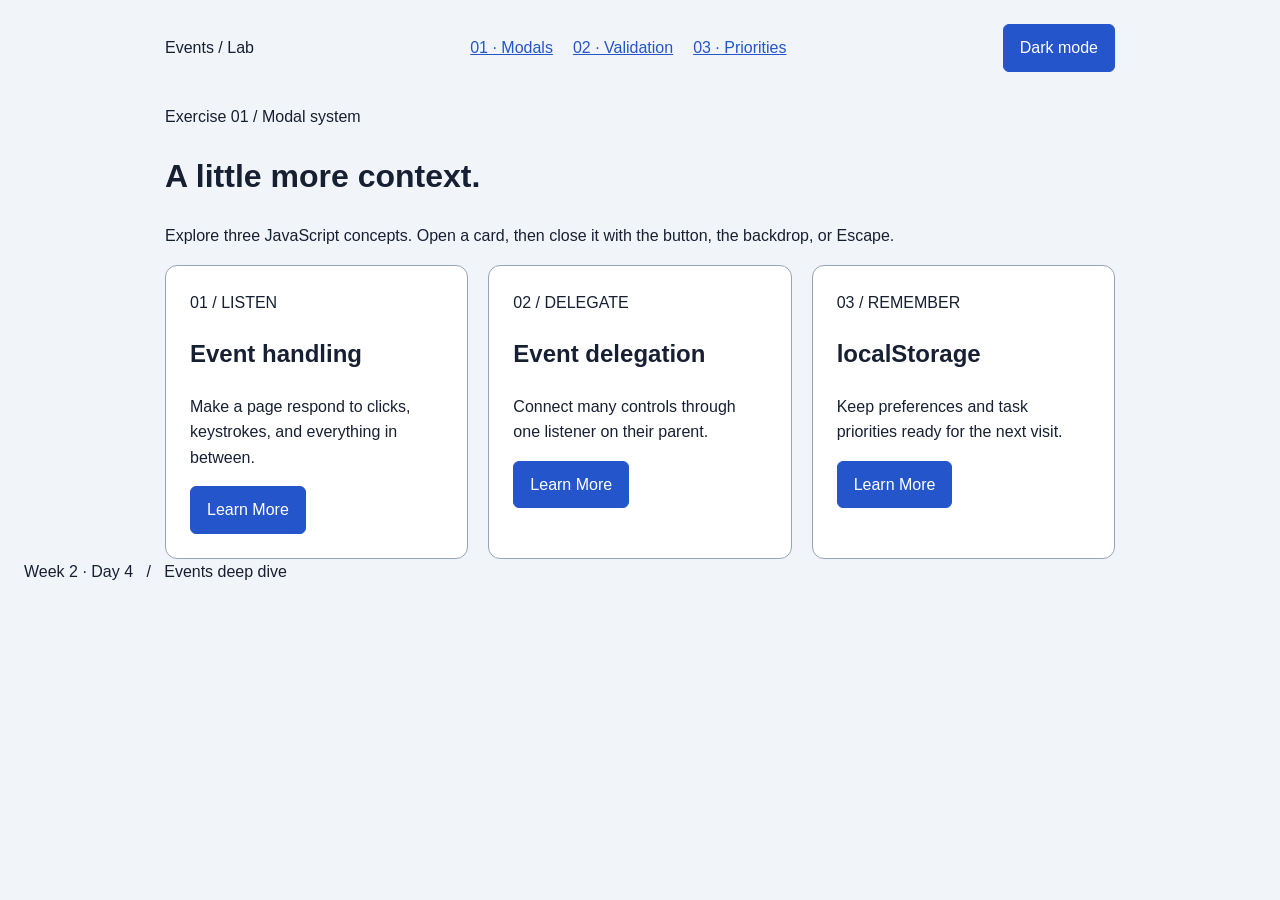
<file: index.html>
<!DOCTYPE html>
<html lang="en">
<head>
  <meta charset="UTF-8">
  <!-- Match the layout to the device width for responsive styling. -->
  <meta name="viewport" content="width=device-width, initial-scale=1">
  <meta name="description" content="Three commented JavaScript exercises: modals, live form validation, and drag-and-drop priorities.">
  <title>Modal system | Events Lab</title>
  <!-- Load the saved theme before rendering to avoid a theme flash. -->
  <script src="theme.js"></script>
  <link rel="stylesheet" href="styles.css">
  <!-- defer runs the exercise script after the HTML has been parsed. -->
  <script src="modal.js" defer></script>
</head>
<body>
  <!-- Shared navigation links the exercises; aria-current identifies this page. -->
  <header><span class="brand">Events / Lab</span><nav aria-label="Exercises"><a href="modal.html" aria-current="page">01 · Modals</a><a href="form.html">02 · Validation</a><a href="drag.html">03 · Priorities</a></nav><button id="theme-toggle" class="secondary" type="button" aria-pressed="false">Dark mode</button></header>
  <!-- Main content for this exercise. -->
  <main>
    <div class="intro"><span class="eyebrow">Exercise 01 / Modal system</span><h1>A little more context.</h1><p>Explore three JavaScript concepts. Open a card, then close it with the button, the backdrop, or Escape.</p></div>
    <!-- data-topic selects the content; one parent click listener handles all buttons. -->
    <section class="cards" aria-label="JavaScript concepts">
      <article class="card"><span class="number">01 / LISTEN</span><h2>Event handling</h2><p>Make a page respond to clicks, keystrokes, and everything in between.</p><button type="button" data-topic="events" aria-haspopup="dialog">Learn More</button></article>
      <article class="card"><span class="number">02 / DELEGATE</span><h2>Event delegation</h2><p>Connect many controls through one listener on their parent.</p><button type="button" data-topic="delegation" aria-haspopup="dialog">Learn More</button></article>
      <article class="card"><span class="number">03 / REMEMBER</span><h2>localStorage</h2><p>Keep preferences and task priorities ready for the next visit.</p><button type="button" data-topic="storage" aria-haspopup="dialog">Learn More</button></article>
    </section>
  </main>
  <!-- A single reusable dialog displays three distinct modal contents. -->
  <div id="overlay" class="overlay" aria-hidden="true">
    <!-- Accessible dialog labels refer to the title and description below. -->
    <section id="modal" class="modal" role="dialog" aria-modal="true" aria-labelledby="modal-title" aria-describedby="modal-description">
      <div class="modal-top"><h2 id="modal-title"></h2><button class="secondary close-icon" type="button" data-close aria-label="Close modal">×</button></div>
      <p id="modal-description"></p><button type="button" data-close>Close</button>
    </section>
  </div>
  <footer>Week 2 · Day 4 &nbsp; / &nbsp; Events deep dive</footer>
</body>
</html>
</file>
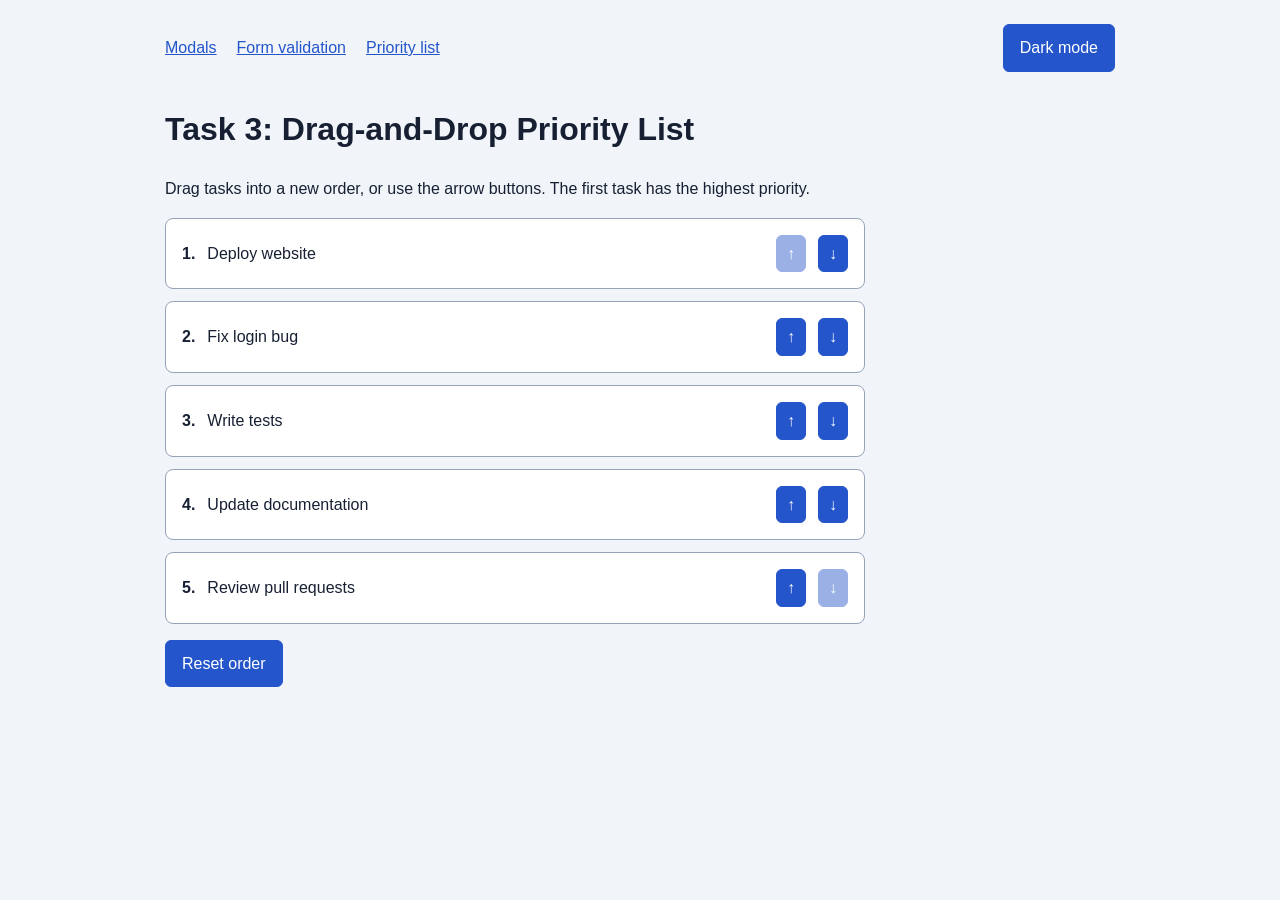
<file: drag.html>
<!DOCTYPE html>
<html lang="en">
<head>
  <meta charset="UTF-8">
  <meta name="viewport" content="width=device-width, initial-scale=1">
  <title>Task 3: Drag-and-Drop Priorities</title>

  <link rel="stylesheet" href="styles.css">
  <script src="theme.js" defer></script>
  <script src="drag.js" defer></script>
</head>
<body>
  <header>
    <nav aria-label="Assignment tasks">
      <a href="modal.html">Modals</a>
      <a href="form.html">Form validation</a>
      <a href="drag.html" aria-current="page">Priority list</a>
    </nav>

    <button id="theme-toggle" type="button" aria-pressed="false">
      Dark mode
    </button>
  </header>

  <main>
    <h1>Task 3: Drag-and-Drop Priority List</h1>
    <p>
      Drag tasks into a new order, or use the arrow buttons.
      The first task has the highest priority.
    </p>

    <!-- JavaScript creates five draggable items inside this list. -->
    <ol
      id="task-list"
      class="task-list"
      aria-label="Tasks in priority order"
    ></ol>

    <button id="reset-order" type="button">Reset order</button>

    <!-- Announce changes without moving keyboard focus. -->
    <p id="order-status" class="status" role="status"></p>
  </main>
</body>
</html>
</file>
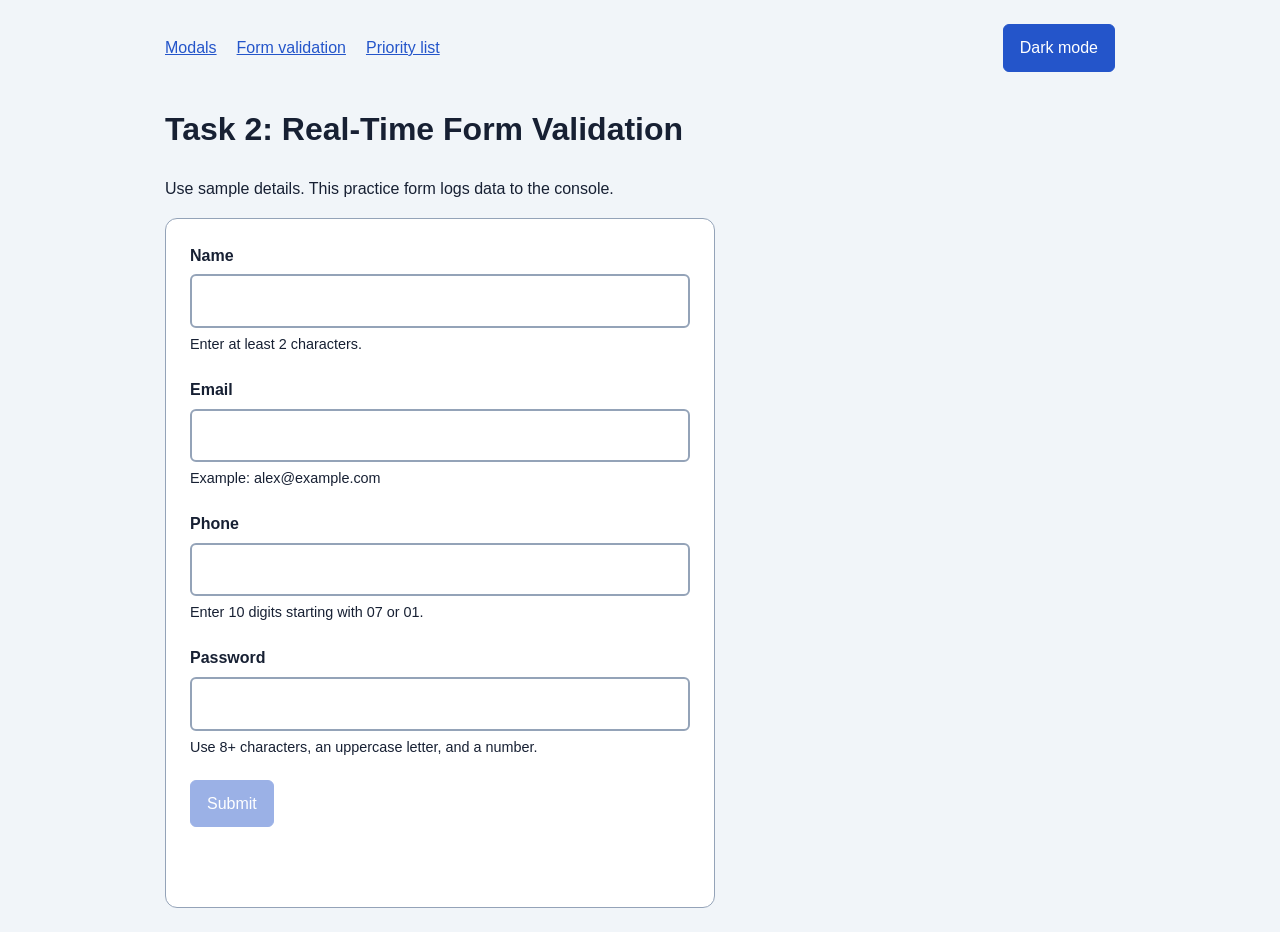
<file: form.html>
<!DOCTYPE html>
<html lang="en">
<head>
  <meta charset="UTF-8">
  <meta name="viewport" content="width=device-width, initial-scale=1">
  <title>Task 2: Form Validation</title>

  <link rel="stylesheet" href="styles.css">
  <script src="theme.js" defer></script>
  <script src="form.js" defer></script>
</head>
<body>
  <header>
    <nav aria-label="Assignment tasks">
      <a href="modal.html">Modals</a>
      <a href="form.html" aria-current="page">Form validation</a>
      <a href="drag.html">Priority list</a>
    </nav>

    <button id="theme-toggle" type="button" aria-pressed="false">
      Dark mode
    </button>
  </header>

  <main>
    <h1>Task 2: Real-Time Form Validation</h1>
    <p>Use sample details. This practice form logs data to the console.</p>

    <!-- Disable browser popups so JavaScript can provide custom feedback. -->
    <form id="registration-form" class="panel" novalidate>
      <div class="field">
        <label for="name">Name</label>

        <div class="input-wrapper">
          <input
            id="name"
            name="name"
            type="text"
            autocomplete="name"
            aria-describedby="name-feedback"
            required
          >
          <span class="icon" aria-hidden="true"></span>
        </div>

        <!-- aria-live announces updated feedback to screen readers. -->
        <p id="name-feedback" class="feedback" aria-live="polite">
          Enter at least 2 characters.
        </p>
      </div>

      <div class="field">
        <label for="email">Email</label>

        <div class="input-wrapper">
          <input
            id="email"
            name="email"
            type="email"
            autocomplete="email"
            aria-describedby="email-feedback"
            required
          >
          <span class="icon" aria-hidden="true"></span>
        </div>

        <p id="email-feedback" class="feedback" aria-live="polite">
          Example: alex@example.com
        </p>
      </div>

      <div class="field">
        <label for="phone">Phone</label>

        <div class="input-wrapper">
          <input
            id="phone"
            name="phone"
            type="tel"
            autocomplete="tel"
            aria-describedby="phone-feedback"
            required
          >
          <span class="icon" aria-hidden="true"></span>
        </div>

        <p id="phone-feedback" class="feedback" aria-live="polite">
          Enter 10 digits starting with 07 or 01.
        </p>
      </div>

      <div class="field">
        <label for="password">Password</label>

        <div class="input-wrapper">
          <input
            id="password"
            name="password"
            type="password"
            autocomplete="new-password"
            aria-describedby="password-feedback"
            required
          >
          <span class="icon" aria-hidden="true"></span>
        </div>

        <p id="password-feedback" class="feedback" aria-live="polite">
          Use 8+ characters, an uppercase letter, and a number.
        </p>
      </div>

      <!-- JavaScript enables this only when every field is valid. -->
      <button id="submit-button" type="submit" disabled>
        Submit
      </button>

      <p id="form-status" class="status" role="status"></p>
    </form>
  </main>
</body>
</html>
</file>
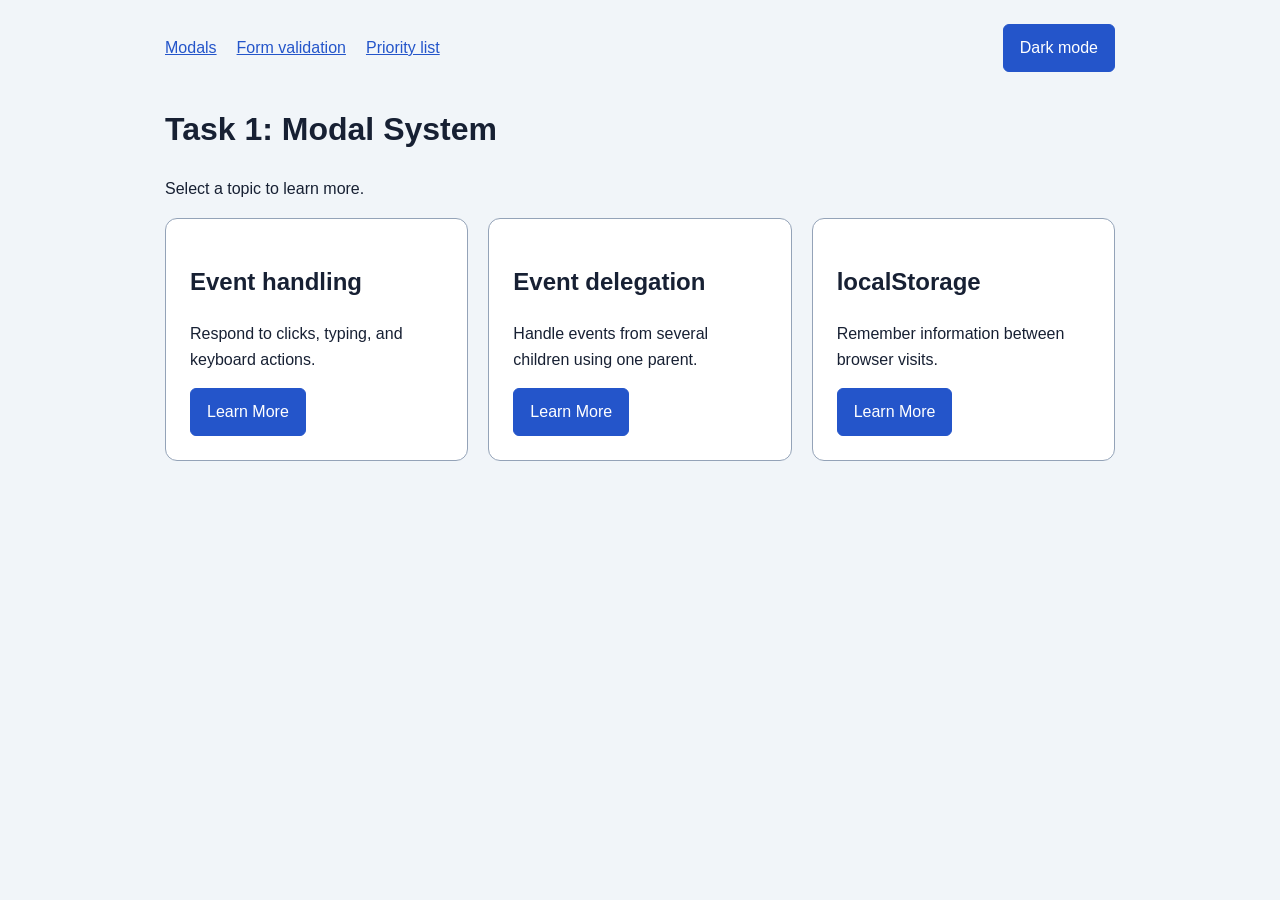
<file: modal.html>
<!DOCTYPE html>
<html lang="en">
<head>
  <meta charset="UTF-8">
  <meta name="viewport" content="width=device-width, initial-scale=1">
  <title>Task 1: Modal System</title>

  <link rel="stylesheet" href="styles.css">

  <!-- defer runs these scripts after the HTML has been parsed. -->
  <script src="theme.js" defer></script>
  <script src="modal.js" defer></script>
</head>
<body>
  <header>
    <nav aria-label="Assignment tasks">
      <a href="modal.html" aria-current="page">Modals</a>
      <a href="form.html">Form validation</a>
      <a href="drag.html">Priority list</a>
    </nav>

    <button id="theme-toggle" type="button" aria-pressed="false">
      Dark mode
    </button>
  </header>

  <main>
    <h1>Task 1: Modal System</h1>
    <p>Select a topic to learn more.</p>

    <!-- One parent listener handles all three buttons. -->
    <section id="topic-cards" class="cards">
      <article class="card">
        <h2>Event handling</h2>
        <p>Respond to clicks, typing, and keyboard actions.</p>

        <!-- data-topic identifies which modal content to display. -->
        <button type="button" data-topic="events" aria-haspopup="dialog">
          Learn More
        </button>
      </article>

      <article class="card">
        <h2>Event delegation</h2>
        <p>Handle events from several children using one parent.</p>

        <button type="button" data-topic="delegation" aria-haspopup="dialog">
          Learn More
        </button>
      </article>

      <article class="card">
        <h2>localStorage</h2>
        <p>Remember information between browser visits.</p>

        <button type="button" data-topic="storage" aria-haspopup="dialog">
          Learn More
        </button>
      </article>
    </section>
  </main>

  <!-- Reuse this modal container for the three different topics. -->
  <div id="overlay" class="overlay" aria-hidden="true">
    <section
      id="modal"
      class="modal"
      role="dialog"
      aria-modal="true"
      aria-labelledby="modal-title"
      aria-describedby="modal-description"
    >
      <div class="modal-header">
        <h2 id="modal-title"></h2>

        <button type="button" data-close aria-label="Close modal">
          ×
        </button>
      </div>

      <p id="modal-description"></p>
      <button type="button" data-close>Close</button>
    </section>
  </div>
</body>
</html>
</file>
<file: styles.css>
/* Shared colours for the light theme. */
:root {
  color-scheme: light;
  --background: #f1f5f9;
  --surface: #ffffff;
  --text: #172033;
  --border: #94a3b8;
  --primary: #2455ca;
  --valid: #16703a;
  --invalid: #bc2636;
}

/* JavaScript adds data-theme="dark" to the <html> element. */
:root[data-theme="dark"] {
  color-scheme: dark;
  --background: #111827;
  --surface: #1f2937;
  --text: #f3f4f6;
  --border: #718096;
  --primary: #a9c3ff;
  --valid: #86efac;
  --invalid: #fda4af;
}

/* Include padding and borders when calculating element widths. */
* {
  box-sizing: border-box;
}

body {
  margin: 0;
  padding: 24px;
  font-family: Arial, sans-serif;
  line-height: 1.6;
  color: var(--text);
  background: var(--background);
}

main,
header {
  max-width: 950px;
  margin: 0 auto;
}

header {
  display: flex;
  justify-content: space-between;
  align-items: center;
  flex-wrap: wrap;
  gap: 16px;
  margin-bottom: 32px;
}

nav {
  display: flex;
  flex-wrap: wrap;
  gap: 20px;
}

a {
  color: var(--primary);
}

button,
input {
  font: inherit;
}

button {
  padding: 10px 16px;
  border: 1px solid var(--primary);
  border-radius: 6px;
  color: var(--surface);
  background: var(--primary);
  cursor: pointer;
}

button:disabled {
  opacity: 0.45;
  cursor: not-allowed;
}

/* Clearly show which control has keyboard focus. */
:focus-visible {
  outline: 3px solid var(--primary);
  outline-offset: 4px;
}

/* TASK 1: Display the topic cards in responsive columns. */
.cards {
  display: grid;
  grid-template-columns: repeat(auto-fit, minmax(230px, 1fr));
  gap: 20px;
}

.card,
.panel {
  padding: 24px;
  border: 1px solid var(--border);
  border-radius: 12px;
  background: var(--surface);
}

/* The overlay covers the entire browser window.
   Keeping it mounted allows the opacity transition to run. */
.overlay {
  position: fixed;
  inset: 0;
  z-index: 100;
  display: grid;
  place-items: center;
  padding: 20px;
  background: rgba(0, 0, 0, 0.5);
  opacity: 0;
  visibility: hidden;
  transition: opacity 0.2s ease, visibility 0.2s ease;
}

.overlay.open {
  opacity: 1;
  visibility: visible;
}

/* Limit the modal width and allow scrolling inside tall dialogs. */
.modal {
  width: 100%;
  max-width: 500px;
  max-height: calc(100dvh - 40px);
  overflow-y: auto;
  padding: 28px;
  border-radius: 12px;
  background: var(--surface);
}

.modal-header {
  display: flex;
  justify-content: space-between;
  align-items: center;
  gap: 16px;
}

/* TASK 2: Form layout and validation feedback. */
form {
  max-width: 550px;
}

.field {
  margin-bottom: 20px;
}

label {
  display: block;
  margin-bottom: 6px;
  font-weight: bold;
}

.input-wrapper {
  position: relative;
}

input {
  width: 100%;
  padding: 12px 42px 12px 12px;
  border: 2px solid var(--border);
  border-radius: 6px;
  color: var(--text);
  background: var(--surface);
}

.icon {
  position: absolute;
  top: 12px;
  right: 15px;
  font-weight: bold;
}

.feedback {
  min-height: 24px;
  margin: 5px 0 0;
  font-size: 0.9rem;
}

/* Icons and text accompany the colours for accessible feedback. */
.valid input {
  border-color: var(--valid);
}

.valid .icon,
.valid .feedback {
  color: var(--valid);
}

.invalid input {
  border-color: var(--invalid);
}

.invalid .icon,
.invalid .feedback {
  color: var(--invalid);
}

/* TASK 3: Draggable task rows. */
.task-list {
  max-width: 700px;
  padding: 0;
  list-style: none;
}

.task {
  position: relative;
  display: flex;
  align-items: center;
  gap: 12px;
  padding: 16px;
  margin: 12px 0;
  border: 1px solid var(--border);
  border-radius: 8px;
  background: var(--surface);
  cursor: grab;
}

.task-name {
  flex: 1;
}

.priority {
  font-weight: bold;
}

/* Make the original row translucent during dragging. */
.dragging {
  opacity: 0.4;
}

/* Show the proposed drop position with a coloured line. */
.drop-before::before,
.drop-after::after {
  content: "";
  position: absolute;
  left: 0;
  right: 0;
  height: 3px;
  background: var(--primary);
}

.drop-before::before {
  top: -8px;
}

.drop-after::after {
  bottom: -8px;
}

.move-button {
  padding: 5px 10px;
}

.status {
  min-height: 24px;
}

/* Reduce spacing on smaller screens. */
@media (max-width: 500px) {
  body {
    padding: 16px;
  }

  .task {
    gap: 8px;
    padding: 12px;
  }
}

/* Respect the user's preference for reduced animation. */
@media (prefers-reduced-motion: reduce) {
  .overlay {
    transition: none;
  }
}
</file>
